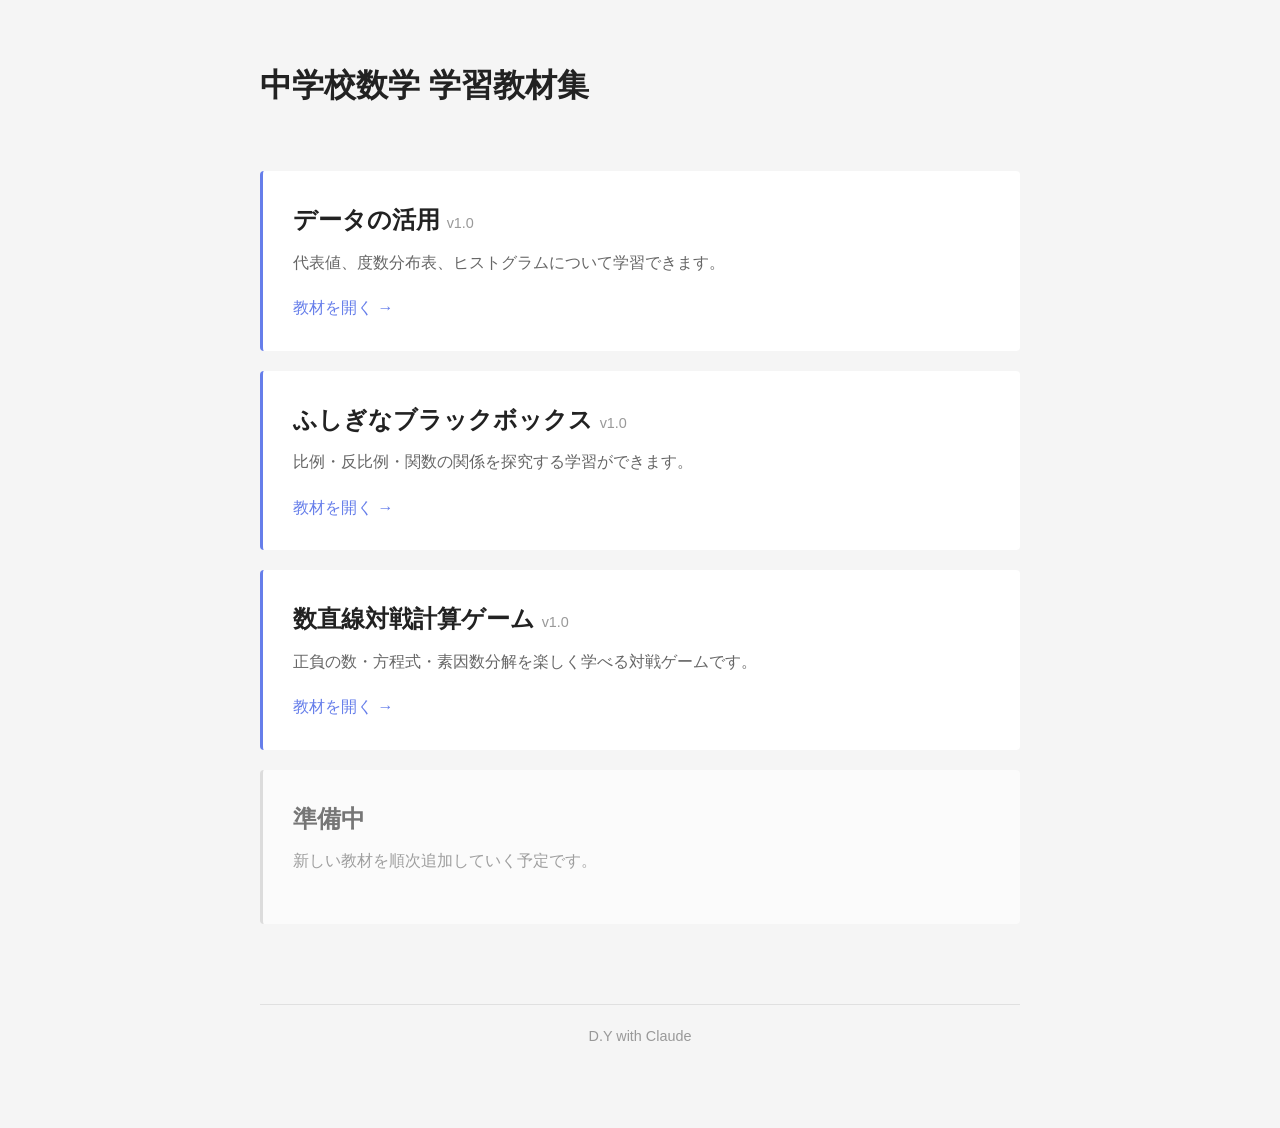
<file: index.html>
<!DOCTYPE html>
<html lang="ja">
<head>
    <meta charset="UTF-8">
    <meta name="viewport" content="width=device-width, initial-scale=1.0">
    <title>中学校数学 学習教材集</title>
    <link rel="stylesheet" href="style.css">
</head>
<body>
    <div class="container">
        <header>
            <h1>中学校数学 学習教材集</h1>
        </header>

        <main>
            <div class="material">
                <h2>データの活用 <span class="version">v1.0</span></h2>
                <p>代表値、度数分布表、ヒストグラムについて学習できます。</p>
                <a href="data-analysis/index.html">教材を開く →</a>
            </div>

            <div class="material">
                <h2>ふしぎなブラックボックス <span class="version">v1.0</span></h2>
                <p>比例・反比例・関数の関係を探究する学習ができます。</p>
                <a href="function-blackbox/index.html">教材を開く →</a>
            </div>

            <div class="material">
                <h2>数直線対戦計算ゲーム <span class="version">v1.0</span></h2>
                <p>正負の数・方程式・素因数分解を楽しく学べる対戦ゲームです。</p>
                <a href="kazutarou-dentetsu/index.html">教材を開く →</a>
            </div>

            <div class="material coming-soon">
                <h2>準備中</h2>
                <p>新しい教材を順次追加していく予定です。</p>
            </div>
        </main>

        <footer>
            <p>D.Y with Claude</p>
        </footer>
    </div>
</body>
</html>
</file>
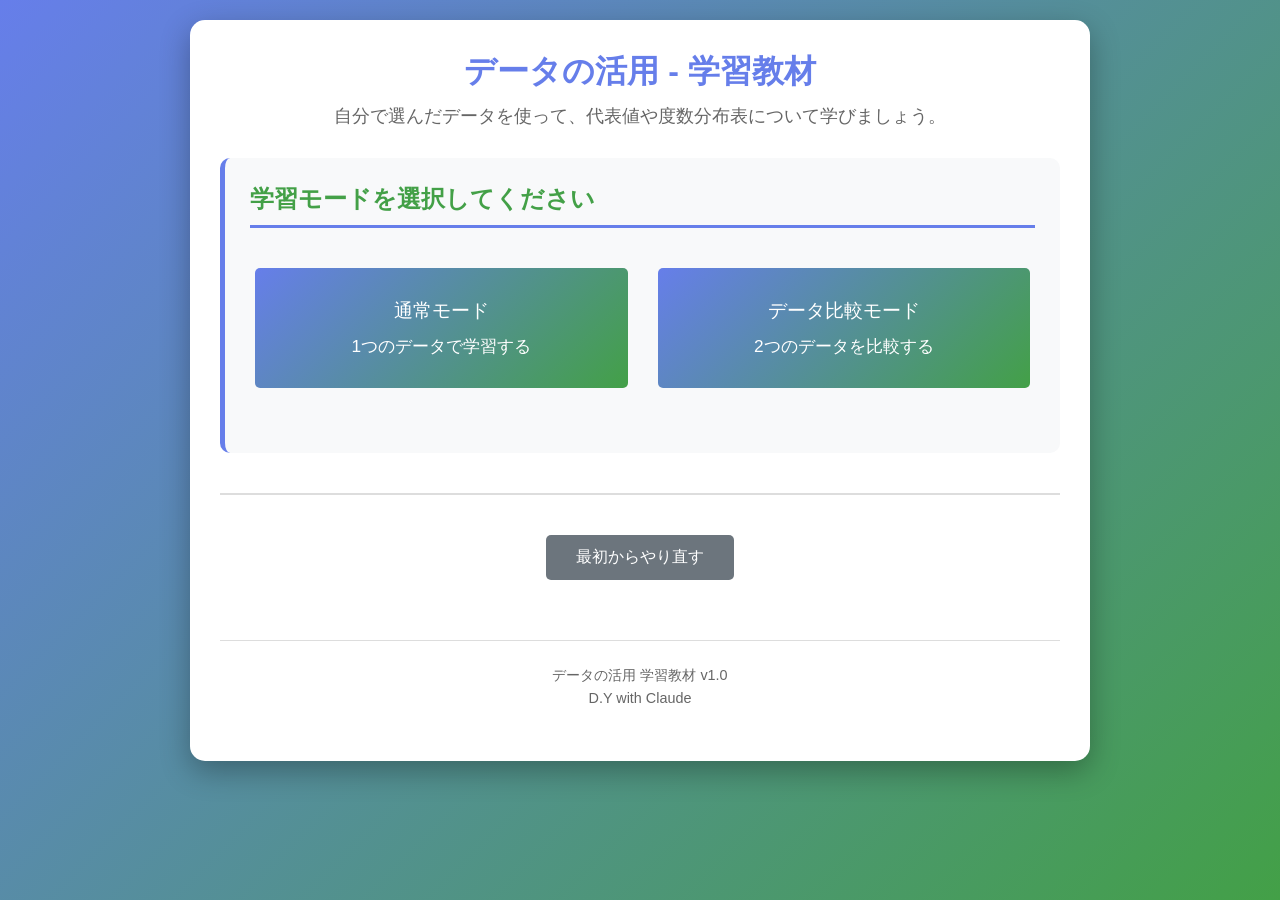
<file: data-analysis/index.html>
<!DOCTYPE html>
<html lang="ja">
<head>
    <meta charset="UTF-8">
    <meta name="viewport" content="width=device-width, initial-scale=1.0">
    <title>データの活用 - 学習教材</title>
    <link rel="stylesheet" href="style.css">
</head>
<body>
    <div class="container">
        <h1>データの活用 - 学習教材</h1>
        <p class="description">自分で選んだデータを使って、代表値や度数分布表について学びましょう。</p>

        <!-- モード選択 -->
        <section id="modeSelection" class="step-section">
            <h2>学習モードを選択してください</h2>

            <div class="mode-buttons">
                <button onclick="selectMode('single')" class="btn-primary mode-btn">
                    通常モード
                    <small style="display: block; margin-top: 10px; font-size: 0.9em;">1つのデータで学習する</small>
                </button>

                <button onclick="selectMode('compare')" class="btn-primary mode-btn">
                    データ比較モード
                    <small style="display: block; margin-top: 10px; font-size: 0.9em;">2つのデータを比較する</small>
                </button>
            </div>
        </section>

        <!-- ステップ1: データ入力 -->
        <section id="step1" class="step-section" style="display:none;">
            <h2>ステップ1: データを入力しよう</h2>

            <div class="input-group">
                <label for="dataTitle">1. データのタイトルを入力してください</label>
                <input type="text" id="dataTitle" placeholder="例：2025年11月の水戸市の最高気温">
            </div>

            <div class="input-group">
                <label for="dataInput">2. データを入力してください（カンマ区切り）</label>
                <input type="text" id="dataInput" placeholder="例：1,3,3,5,6,7,11,19,21">
                <small>数値をカンマ(,)で区切って入力してください</small>
            </div>

            <button onclick="loadData()" class="btn-primary">データを読み込む</button>
            <div id="dataLoadMessage" class="message"></div>
        </section>

        <!-- ステップ1（比較モード）: 2つのデータ入力 -->
        <section id="step1_compare" class="step-section" style="display:none;">
            <h2>ステップ1: 2つのデータを入力しよう</h2>

            <h3 style="color: #667eea;">データセット1</h3>
            <div class="input-group">
                <label for="dataTitle1">1. データ1のタイトルを入力してください</label>
                <input type="text" id="dataTitle1" placeholder="例：2024年11月の水戸市の最高気温">
            </div>

            <div class="input-group">
                <label for="dataInput1">2. データ1を入力してください（カンマ区切り）</label>
                <input type="text" id="dataInput1" placeholder="例：1,3,3,5,6,7,11,19,21">
                <small>数値をカンマ(,)で区切って入力してください</small>
            </div>

            <h3 style="color: #43a047; margin-top: 30px;">データセット2</h3>
            <div class="input-group">
                <label for="dataTitle2">3. データ2のタイトルを入力してください</label>
                <input type="text" id="dataTitle2" placeholder="例：2025年11月の水戸市の最高気温">
            </div>

            <div class="input-group">
                <label for="dataInput2">4. データ2を入力してください（カンマ区切り）</label>
                <input type="text" id="dataInput2" placeholder="例：2,4,5,6,8,9,12,20,22">
                <small>数値をカンマ(,)で区切って入力してください</small>
            </div>

            <button onclick="loadCompareData()" class="btn-primary">データを読み込む</button>
            <div id="dataLoadMessageCompare" class="message"></div>
        </section>

        <!-- ステップ2: 代表値を求める -->
        <section id="step2" class="step-section" style="display:none;">
            <h2>ステップ2: 代表値を求めよう</h2>
            <p>データのタイトル: <span id="displayTitle" class="data-display"></span></p>
            <p>入力されたデータ: <span id="displayData" class="data-display"></span></p>
            <p>データの個数: <span id="displayCount" class="data-display"></span>個</p>
            <p>昇順に並び替え: <span id="displaySorted" class="data-display"></span></p>
            <p>平均値: <span id="displayMean" class="data-display"></span></p>

            <div class="question-group">
                <h3>問題：次の値を求めなさい</h3>

                <div class="input-group">
                    <label>最小値:</label>
                    <input type="number" id="answerMin" step="any">
                </div>

                <div class="input-group">
                    <label>最大値:</label>
                    <input type="number" id="answerMax" step="any">
                </div>

                <div class="input-group">
                    <label>範囲（レンジ）:</label>
                    <input type="number" id="answerRange" step="any">
                </div>

                <div class="input-group">
                    <label>中央値:</label>
                    <input type="number" id="answerMedian" step="any">
                </div>

                <button onclick="checkRepresentativeValues()" class="btn-primary">答え合わせ</button>
                <div id="step2Result" class="result-message"></div>
            </div>
        </section>

        <!-- ステップ2（比較モード）: 代表値の表示 -->
        <section id="step2_compare" class="step-section" style="display:none;">
            <h2>ステップ2: 代表値を確認しよう</h2>

            <h3 style="color: #667eea;">データセット1: <span id="displayTitle1"></span></h3>
            <p>入力されたデータ: <span id="displayData1" class="data-display"></span></p>
            <p>データの個数: <span id="displayCount1" class="data-display"></span>個</p>
            <p>昇順に並び替え: <span id="displaySorted1" class="data-display"></span></p>
            <p>平均値: <span id="displayMean1" class="data-display"></span></p>
            <p>中央値: <span id="displayMedian1" class="data-display"></span></p>
            <p>最小値: <span id="displayMin1" class="data-display"></span></p>
            <p>最大値: <span id="displayMax1" class="data-display"></span></p>
            <p>範囲: <span id="displayRange1" class="data-display"></span></p>

            <h3 style="color: #43a047; margin-top: 30px;">データセット2: <span id="displayTitle2"></span></h3>
            <p>入力されたデータ: <span id="displayData2" class="data-display"></span></p>
            <p>データの個数: <span id="displayCount2" class="data-display"></span>個</p>
            <p>昇順に並び替え: <span id="displaySorted2" class="data-display"></span></p>
            <p>平均値: <span id="displayMean2" class="data-display"></span></p>
            <p>中央値: <span id="displayMedian2" class="data-display"></span></p>
            <p>最小値: <span id="displayMin2" class="data-display"></span></p>
            <p>最大値: <span id="displayMax2" class="data-display"></span></p>
            <p>範囲: <span id="displayRange2" class="data-display"></span></p>

            <button onclick="proceedToClassSettings()" class="btn-primary">次のステップへ</button>
        </section>

        <!-- ステップ2.5: 階級を設定する -->
        <section id="step2_5" class="step-section" style="display:none;">
            <h2>階級の設定</h2>
            <p>度数分布表を作成するために、階級の設定を確認してください。</p>

            <div class="question-group">
                <h3>自動設定された階級</h3>
                <p>最小値: <span id="autoMinValue" class="data-display"></span></p>
                <p>最大値: <span id="autoMaxValue" class="data-display"></span></p>
                <p>範囲: <span id="autoRange" class="data-display"></span></p>
                <p>階級の数: <span id="autoNumClasses" class="data-display"></span></p>
                <p>階級の幅: <span id="autoClassWidth" class="data-display"></span></p>

                <button onclick="useAutoSettings()" class="btn-primary">この設定で進む</button>

                <h3 style="margin-top: 30px;">手動で設定する</h3>
                <p>階級を自分で設定したい場合は、下の項目を入力してください。</p>

                <div class="input-group">
                    <label>最初の階級の下限:</label>
                    <input type="number" id="manualFirstMin" step="any" placeholder="例: 10">
                    <small>データの最小値以下の値を設定してください</small>
                </div>

                <div class="input-group">
                    <label>階級の幅:</label>
                    <input type="number" id="manualClassWidth" step="any" placeholder="例: 5">
                    <small>整数を入力してください</small>
                </div>

                <div class="input-group">
                    <label>階級の数:</label>
                    <input type="number" id="manualNumClasses" min="3" max="15" placeholder="例: 6">
                    <small>3〜15の間で設定してください</small>
                </div>

                <button onclick="useManualSettings()" class="btn-primary">手動設定で進む</button>
                <div id="step2_5Result" class="result-message"></div>
            </div>
        </section>

        <!-- ステップ3: 度数分布表を完成させる -->
        <section id="step3" class="step-section" style="display:none;">
            <h2>ステップ3: 度数分布表を完成させよう</h2>

            <div id="frequencyTableContainer"></div>

            <button onclick="checkFrequencyTable()" class="btn-primary">答え合わせ</button>
            <div id="step3Result" class="result-message"></div>
        </section>

        <!-- ステップ3（比較モード）: 度数分布表を確認する -->
        <section id="step3_compare" class="step-section" style="display:none;">
            <h2>ステップ3: 度数分布表を確認しよう</h2>
            <p>2つのデータセットを同じ階級で比較した度数分布表です。</p>

            <div id="frequencyTableContainerCompare"></div>

            <button onclick="showStep4Compare()" class="btn-primary">次のステップへ</button>
        </section>

        <!-- ステップ4: 最頻値を読み取る -->
        <section id="step4" class="step-section" style="display:none;">
            <h2>ステップ4: 度数分布表から最頻値を読み取ろう</h2>

            <div class="input-group">
                <label>最頻値（階級値）:</label>
                <input type="number" id="answerMode" step="any">
                <small>最も度数が多い階級の階級値を答えてください</small>
            </div>

            <button onclick="checkMode()" class="btn-primary">答え合わせ</button>
            <div id="step4Result" class="result-message"></div>
        </section>

        <!-- ステップ5: ヒストグラムをかく -->
        <section id="step5" class="step-section" style="display:none;">
            <h2>ステップ5: ヒストグラムをかこう</h2>

            <p>下の軸を使って、ノートにヒストグラムをかきなさい。</p>
            <p>かき終わったら、「ヒストグラムを表示」ボタンを押して答え合わせをしましょう。</p>

            <div id="histogramContainer">
                <canvas id="histogramCanvas" width="600" height="400"></canvas>
            </div>

            <button onclick="showHistogram()" class="btn-primary">ヒストグラムを表示</button>
            <div id="step5Message" class="message"></div>
        </section>

        <!-- ステップ4（比較モード）: 度数分布多角形 -->
        <section id="step4_compare" class="step-section" style="display:none;">
            <h2>ステップ4: 度数分布多角形で比較しよう</h2>

            <p>2つのデータの度数分布多角形を重ねて表示します。</p>
            <p>「度数分布多角形を表示」ボタンを押してください。</p>

            <div id="polygonContainer">
                <canvas id="polygonCanvas" width="700" height="500"></canvas>
            </div>

            <button onclick="showPolygon()" class="btn-primary">度数分布多角形を表示</button>
            <div id="step4CompareMessage" class="message"></div>
        </section>

        <!-- 結果の画像出力 -->
        <section id="exportSection" class="step-section" style="display:none;">
            <h2>結果を画像で保存</h2>
            <p>学習の結果を画像として保存できます。</p>

            <button onclick="exportAsImage()" class="btn-primary">結果を画像として保存</button>
            <div id="exportMessage" class="message"></div>

            <!-- 画像出力用の非表示キャンバス -->
            <canvas id="exportCanvas" style="display:none;"></canvas>
        </section>

        <!-- リセットボタン -->
        <div class="reset-container">
            <button onclick="resetAll()" class="btn-secondary">最初からやり直す</button>
        </div>

        <!-- フッター -->
        <div class="footer">
            <p>データの活用 学習教材 v1.0</p>
            <p>D.Y with Claude</p>
        </div>
    </div>

    <script src="script.js"></script>
</body>
</html>
</file>
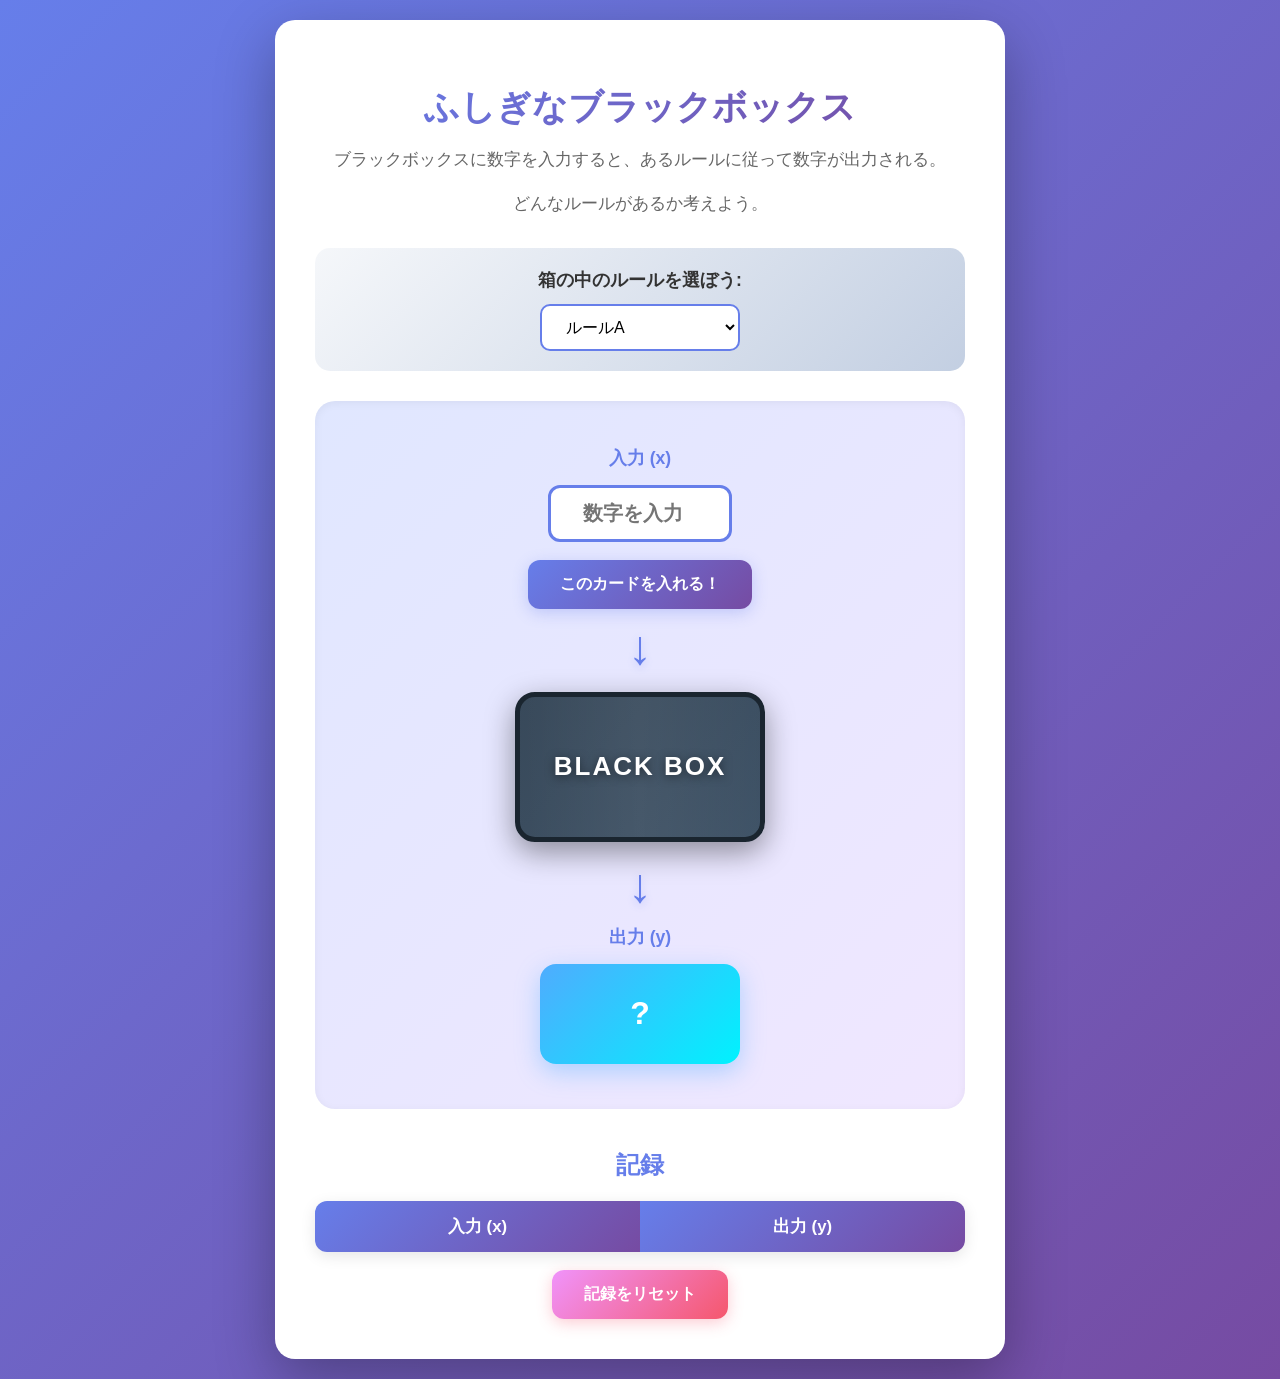
<file: function-blackbox/index.html>
<!DOCTYPE html>
<html lang="ja">
<head>
    <meta charset="UTF-8">
    <meta name="viewport" content="width=device-width, initial-scale=1.0">
    <title>ふしぎなブラックボックス</title>
    <link rel="stylesheet" href="style.css">
</head>
<body>

    <div class="container">
        <h1>ふしぎなブラックボックス</h1>
        <p>ブラックボックスに数字を入力すると、あるルールに従って数字が出力される。</p>
        <p>どんなルールがあるか考えよう。</p>


        <div class="controls">
            <label for="rule-select">箱の中のルールを選ぼう:</label>
            <select id="rule-select">
                <option value="A">ルールA</option>
                <option value="B">ルールB</option>
                <option value="C">ルールC</option>
                <option value="D">ルールD</option>
                <option value="E">ルールE</option>
            </select>
        </div>

        <div class="blackbox-area">
            <div class="io-zone input-zone">
                <div class="card-input-area">
                    <label for="x-input">入力 (x)</label>
                    <input type="number" id="x-input" placeholder="数字を入力">
                    <button id="calculate-btn">このカードを入れる！</button>
                </div>
            </div>

            <div class="arrow">↓</div>

            <div class="blackbox">
                <div class="box-label">BLACK BOX</div>
            </div>

            <div class="arrow">↓</div>

            <div class="io-zone output-zone">
                <div class="card-output-area">
                    <label>出力 (y)</label>
                    <div id="y-output">?</div>
                </div>
            </div>
        </div>
        
        <div class="history-area">
            <h2>記録</h2>
            <table id="history-table">
                <thead>
                    <tr>
                        <th>入力 (x)</th>
                        <th>出力 (y)</th>
                    </tr>
                </thead>
                <tbody id="history-body">
                    </tbody>
            </table>
            <button id="reset-btn">記録をリセット</button>
        </div>
    </div>

    <script src="script.js"></script>
</body>
</html>
</file>
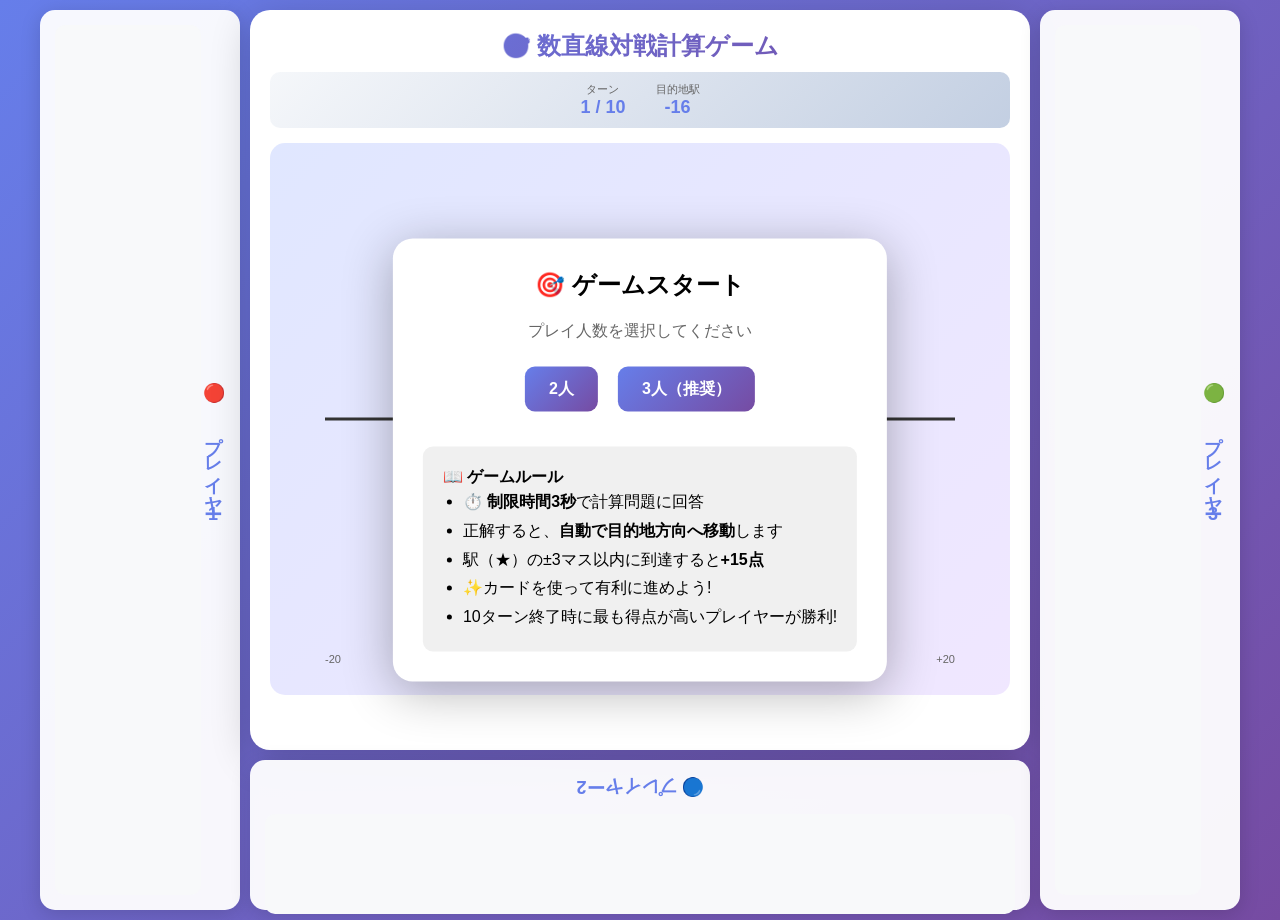
<file: kazutarou-dentetsu/index.html>
<!DOCTYPE html>
<html lang="ja">
<head>
    <meta charset="UTF-8">
    <meta name="viewport" content="width=device-width, initial-scale=1.0">
    <title>数直線対戦計算ゲーム</title>
    <link rel="stylesheet" href="style.css">
</head>
<body>
    <div class="game-board">
        <!-- プレイヤー1のエリア（左） -->
        <div class="player-zone player-zone-left" id="player-zone-0">
            <div class="player-area">
                <div class="player-header">
                    <h2>🔴 プレイヤー1</h2>
                </div>
                <div class="player-game-space" id="game-space-0"></div>
            </div>
        </div>

        <!-- 中央エリア -->
        <div class="center-area">
            <!-- タイトル -->
            <div class="title-section">
                <h1>🎯 数直線対戦計算ゲーム</h1>
            </div>

            <!-- ゲーム情報 -->
            <div class="game-info">
                <div class="info-item">
                    <div class="info-label">ターン</div>
                    <div class="info-value" id="turn-display">1 / 10</div>
                </div>
                <div class="info-item">
                    <div class="info-label">目的地駅</div>
                    <div class="info-value" id="target-station-display">-16</div>
                </div>
            </div>

            <!-- 数直線エリア -->
            <div class="number-line-container">
                <div class="number-line" id="number-line">
                    <div class="line"></div>
                    <div class="scale-labels">
                        <span>-20</span>
                        <span>-10</span>
                        <span>0</span>
                        <span>+10</span>
                        <span>+20</span>
                    </div>
                </div>
            </div>

            <!-- スコアボード -->
            <div class="scoreboard">
                <div id="scoreboard-container"></div>
            </div>
        </div>

        <!-- プレイヤー2のエリア（下） -->
        <div class="player-zone player-zone-bottom" id="player-zone-1">
            <div class="player-area">
                <div class="player-header">
                    <h2>🔵 プレイヤー2</h2>
                </div>
                <div class="player-game-space" id="game-space-1"></div>
            </div>
        </div>

        <!-- プレイヤー3のエリア（右） -->
        <div class="player-zone player-zone-right" id="player-zone-2">
            <div class="player-area">
                <div class="player-header">
                    <h2>🟢 プレイヤー3</h2>
                </div>
                <div class="player-game-space" id="game-space-2"></div>
            </div>
        </div>

        <!-- 共通ゲームエリア（初期画面・カード選択など） -->
        <div class="common-game-area" id="common-game-area"></div>
    </div>

    <script src="script.js"></script>
</body>
</html>
</file>
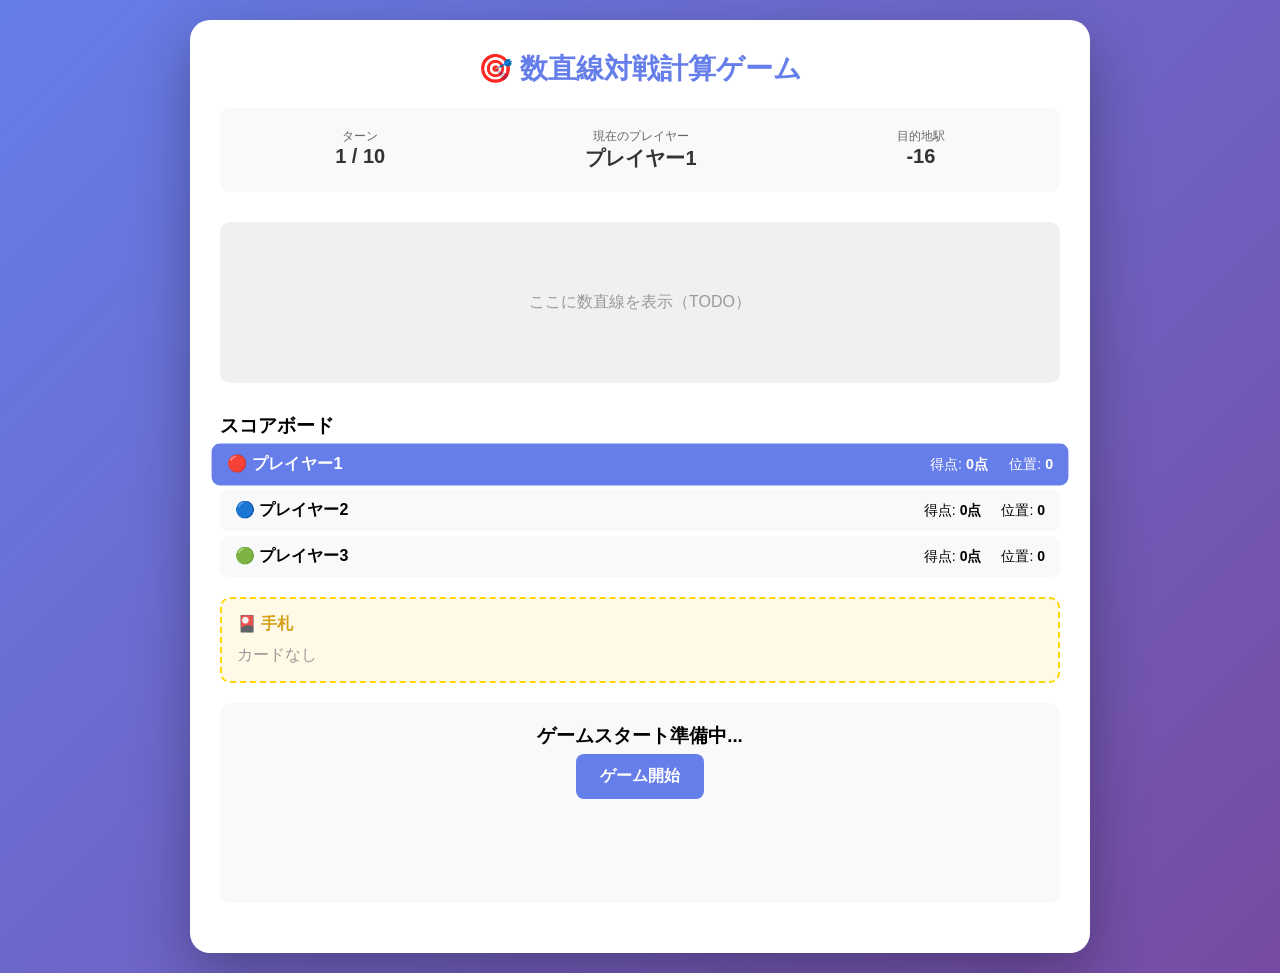
<file: kazutarou-dentetsu/starter-template.html>
<!DOCTYPE html>
<html lang="ja">
<head>
    <meta charset="UTF-8">
    <meta name="viewport" content="width=device-width, initial-scale=1.0">
    <title>数直線対戦計算ゲーム</title>
    <style>
        /* ========================================
           基本スタイル
           ======================================== */
        * {
            margin: 0;
            padding: 0;
            box-sizing: border-box;
        }

        body {
            font-family: 'Arial', 'Hiragino Kaku Gothic Pro', 'Meiryo', sans-serif;
            background: linear-gradient(135deg, #667eea 0%, #764ba2 100%);
            min-height: 100vh;
            display: flex;
            justify-content: center;
            align-items: center;
            padding: 20px;
        }

        .container {
            background: white;
            border-radius: 20px;
            box-shadow: 0 20px 60px rgba(0, 0, 0, 0.3);
            max-width: 900px;
            width: 100%;
            padding: 30px;
        }

        /* ========================================
           タイトル
           ======================================== */
        h1 {
            text-align: center;
            color: #667eea;
            margin-bottom: 20px;
            font-size: 28px;
        }

        /* ========================================
           ゲーム情報エリア
           ======================================== */
        .game-info {
            background: #f8f9fa;
            border-radius: 10px;
            padding: 15px;
            margin-bottom: 20px;
            display: flex;
            justify-content: space-around;
            flex-wrap: wrap;
        }

        .info-item {
            text-align: center;
            margin: 5px;
        }

        .info-label {
            font-size: 12px;
            color: #666;
        }

        .info-value {
            font-size: 20px;
            font-weight: bold;
            color: #333;
        }

        /* ========================================
           数直線エリア（TODO: 実装する）
           ======================================== */
        .number-line-container {
            margin: 30px 0;
            padding: 20px;
            background: #f0f0f0;
            border-radius: 10px;
            min-height: 150px;
        }

        /* ========================================
           スコアボード
           ======================================== */
        .scoreboard {
            margin: 20px 0;
        }

        .player-score {
            display: flex;
            justify-content: space-between;
            align-items: center;
            padding: 10px 15px;
            margin: 5px 0;
            border-radius: 8px;
            background: #f8f9fa;
            transition: all 0.3s;
        }

        .player-score.active {
            background: #667eea;
            color: white;
            transform: scale(1.02);
        }

        .player-name {
            font-weight: bold;
        }

        .player-stats {
            display: flex;
            gap: 20px;
            font-size: 14px;
        }

        /* ========================================
           カードエリア（TODO: 実装する）
           ======================================== */
        .cards-container {
            margin: 20px 0;
            min-height: 80px;
            padding: 15px;
            background: #fff9e6;
            border-radius: 10px;
            border: 2px dashed #ffd700;
        }

        .cards-title {
            font-weight: bold;
            margin-bottom: 10px;
            color: #d4a017;
        }

        /* ========================================
           ゲームエリア（TODO: 実装する）
           ======================================== */
        .game-area {
            margin: 20px 0;
            padding: 20px;
            background: #f8f9fa;
            border-radius: 10px;
            min-height: 200px;
        }

        /* ========================================
           ボタン
           ======================================== */
        .btn {
            padding: 12px 24px;
            font-size: 16px;
            font-weight: bold;
            border: none;
            border-radius: 8px;
            cursor: pointer;
            transition: all 0.3s;
            margin: 5px;
        }

        .btn:hover {
            transform: translateY(-2px);
            box-shadow: 0 4px 12px rgba(0, 0, 0, 0.2);
        }

        .btn:active {
            transform: translateY(0);
        }

        .btn-primary {
            background: #667eea;
            color: white;
        }

        .btn-primary:hover {
            background: #5568d3;
        }

        .btn-success {
            background: #28a745;
            color: white;
        }

        .btn-danger {
            background: #dc3545;
            color: white;
        }

        .btn-warning {
            background: #ffc107;
            color: #333;
        }

        .btn-secondary {
            background: #6c757d;
            color: white;
        }

        /* ========================================
           レスポンシブデザイン
           ======================================== */
        @media (max-width: 768px) {
            .container {
                padding: 20px;
            }

            h1 {
                font-size: 24px;
            }

            .game-info {
                flex-direction: column;
            }

            .player-stats {
                flex-direction: column;
                gap: 5px;
            }
        }
    </style>
</head>
<body>
    <div class="container">
        <!-- タイトル -->
        <h1>🎯 数直線対戦計算ゲーム</h1>

        <!-- ゲーム情報 -->
        <div class="game-info">
            <div class="info-item">
                <div class="info-label">ターン</div>
                <div class="info-value" id="turn-display">1 / 10</div>
            </div>
            <div class="info-item">
                <div class="info-label">現在のプレイヤー</div>
                <div class="info-value" id="current-player-display">プレイヤー1</div>
            </div>
            <div class="info-item">
                <div class="info-label">目的地駅</div>
                <div class="info-value" id="target-station-display">-16</div>
            </div>
        </div>

        <!-- 数直線エリア（TODO: 実装） -->
        <div class="number-line-container">
            <div style="text-align: center; padding: 50px; color: #999;">
                ここに数直線を表示（TODO）
            </div>
        </div>

        <!-- スコアボード -->
        <div class="scoreboard">
            <h3>スコアボード</h3>
            <div class="player-score active">
                <span class="player-name">🔴 プレイヤー1</span>
                <div class="player-stats">
                    <span>得点: <strong>0点</strong></span>
                    <span>位置: <strong>0</strong></span>
                </div>
            </div>
            <div class="player-score">
                <span class="player-name">🔵 プレイヤー2</span>
                <div class="player-stats">
                    <span>得点: <strong>0点</strong></span>
                    <span>位置: <strong>0</strong></span>
                </div>
            </div>
            <div class="player-score">
                <span class="player-name">🟢 プレイヤー3</span>
                <div class="player-stats">
                    <span>得点: <strong>0点</strong></span>
                    <span>位置: <strong>0</strong></span>
                </div>
            </div>
        </div>

        <!-- カードエリア（TODO: 実装） -->
        <div class="cards-container">
            <div class="cards-title">🎴 手札</div>
            <div style="color: #999;">カードなし</div>
        </div>

        <!-- ゲームエリア（TODO: 実装） -->
        <div class="game-area">
            <div style="text-align: center;">
                <h3>ゲームスタート準備中...</h3>
                <button class="btn btn-primary" onclick="startGame()">ゲーム開始</button>
            </div>
        </div>
    </div>

    <script>
        // ========================================
        // ゲーム状態管理
        // ========================================
        
        /**
         * ゲームの状態を管理するオブジェクト
         */
        const gameState = {
            // ゲーム設定
            numPlayers: 3,              // プレイヤー人数
            maxTurns: 10,               // 最大ターン数
            stations: [-16, -8, 0, 8, 16],  // 駅の位置
            
            // 現在の状態
            currentTurn: 1,             // 現在のターン（1〜10）
            currentPlayerIndex: 0,      // 現在のプレイヤーインデックス（0〜2）
            currentStationIndex: 0,     // 現在の目的地駅のインデックス
            targetStation: -16,         // 目的地駅の位置
            
            // プレイヤーデータ
            players: [
                {
                    id: 0,
                    name: "プレイヤー1",
                    position: 0,       // 数直線上の位置
                    score: 0,          // 合計得点
                    cards: [],         // 手札カード
                    color: "#FF6B6B"   // プレイヤーカラー
                },
                {
                    id: 1,
                    name: "プレイヤー2",
                    position: 0,
                    score: 0,
                    cards: [],
                    color: "#4ECDC4"
                },
                {
                    id: 2,
                    name: "プレイヤー3",
                    position: 0,
                    score: 0,
                    cards: [],
                    color: "#95E77D"
                }
            ],
            
            // ターン内の一時データ
            currentQuestion: null,      // 現在の問題
            currentAnswer: null,        // プレイヤーの答え
            moveDoubleActive: false,    // 移動数2倍フラグ
            pointDoubleActive: false    // ポイント2倍フラグ
        };

        // ========================================
        // 問題プール（TODO: 問題を追加する）
        // ========================================
        
        const questionPool = [
            // 正負の数の加減
            {
                type: "addition",
                question: "3 + 2 = ?",
                correctAnswer: 5,
                choices: [5, 4, 6]
            },
            {
                type: "addition",
                question: "7 - 4 = ?",
                correctAnswer: 3,
                choices: [3, 2, 4]
            },
            // TODO: 問題を20問以上追加する
        ];

        // ========================================
        // カード定義（TODO: 実装する）
        // ========================================
        
        const cardDefinitions = {
            "ランダムぶっとび": {
                description: "-2〜+4マスのランダム移動",
                effect: function(player, gameState) {
                    // TODO: カード効果を実装
                }
            },
            // TODO: 他のカードを実装
        };

        // ========================================
        // ゲーム開始
        // ========================================
        
        /**
         * ゲームを開始する
         */
        function startGame() {
            console.log("ゲーム開始!");
            // TODO: ゲーム開始処理を実装
            alert("TODO: ゲーム開始処理を実装してください");
        }

        // ========================================
        // 以下、実装が必要な関数
        // ========================================
        
        // TODO: カード獲得判定
        function drawCard() {
            // 30%の確率でカードを獲得
        }

        // TODO: カード使用
        function useCard(cardName) {
            // カードの効果を適用
        }

        // TODO: 問題生成
        function generateQuestion() {
            // questionPoolからランダムに問題を選択
        }

        // TODO: 正誤判定
        function checkAnswer(selectedAnswer) {
            // 正解/不正解を判定
        }

        // TODO: 移動実行
        function movePlayer(direction) {
            // プレイヤーを移動
            // direction: 1 (正方向), -1 (負方向), 0 (移動しない)
        }

        // TODO: 駅到達判定
        function checkStationReach() {
            // 駅の±3マス以内かチェック
        }

        // TODO: 次の駅設定
        function setNextStation() {
            // 次の駅を設定
        }

        // TODO: ターン終了処理
        function endTurn() {
            // 次のプレイヤーまたは次のターンへ
        }

        // TODO: ゲーム終了判定
        function checkGameEnd() {
            // 10ターン終了したかチェック
        }

        // TODO: 最終結果表示
        function showFinalResults() {
            // ランキングを表示
        }

        // ========================================
        // UI更新関数
        // ========================================
        
        // TODO: 数直線を描画
        function renderNumberLine() {
            // SVGまたはCanvasで数直線を描画
        }

        // TODO: スコアボードを更新
        function updateScoreboard() {
            // スコアボードの表示を更新
        }

        // TODO: カード表示を更新
        function updateCardsDisplay() {
            // 手札カードの表示を更新
        }

        // TODO: ゲーム情報を更新
        function updateGameInfo() {
            // ターン、プレイヤー、目的地の表示を更新
        }

    </script>
</body>
</html>
</file>
<file: style.css>
/* ========================================
   シンプル・ミニマルデザイン
   ======================================== */

* {
    margin: 0;
    padding: 0;
    box-sizing: border-box;
}

body {
    font-family: -apple-system, BlinkMacSystemFont, 'Segoe UI', 'Yu Gothic', sans-serif;
    background: #f5f5f5;
    color: #333;
    line-height: 1.6;
}

.container {
    max-width: 800px;
    margin: 0 auto;
    padding: 60px 20px;
}

/* ========================================
   ヘッダー
   ======================================== */
header {
    margin-bottom: 60px;
}

h1 {
    font-size: 2em;
    font-weight: 600;
    color: #222;
}

/* ========================================
   教材リスト
   ======================================== */
main {
    margin-bottom: 80px;
}

.material {
    background: white;
    padding: 30px;
    margin-bottom: 20px;
    border-radius: 4px;
    border-left: 3px solid #667eea;
    transition: box-shadow 0.2s;
}

.material:hover {
    box-shadow: 0 2px 8px rgba(0, 0, 0, 0.1);
}

.material.coming-soon {
    border-left-color: #ccc;
    opacity: 0.6;
}

.material h2 {
    font-size: 1.5em;
    font-weight: 600;
    margin-bottom: 10px;
    color: #222;
}

.version {
    font-size: 0.6em;
    color: #999;
    font-weight: 400;
}

.material p {
    color: #666;
    margin-bottom: 20px;
}

.material a {
    color: #667eea;
    text-decoration: none;
    font-weight: 500;
}

.material a:hover {
    text-decoration: underline;
}

/* ========================================
   フッター
   ======================================== */
footer {
    text-align: center;
    color: #999;
    font-size: 0.9em;
    padding: 20px 0;
    border-top: 1px solid #e0e0e0;
}

/* ========================================
   レスポンシブ
   ======================================== */
@media (max-width: 768px) {
    .container {
        padding: 40px 16px;
    }

    h1 {
        font-size: 1.5em;
    }

    .material {
        padding: 20px;
    }

    .material h2 {
        font-size: 1.3em;
    }
}
</file>
<file: data-analysis/style.css>
/* ========================================
   全体のスタイル設定
   ======================================== */
* {
    margin: 0;
    padding: 0;
    box-sizing: border-box;
}

body {
    font-family: 'Segoe UI', 'Yu Gothic', 'Meiryo', sans-serif;
    background: linear-gradient(135deg, #667eea 0%, #43a047 100%);
    min-height: 100vh;
    padding: 20px;
}

.container {
    max-width: 900px;
    margin: 0 auto;
    background: white;
    padding: 30px;
    border-radius: 15px;
    box-shadow: 0 10px 30px rgba(0, 0, 0, 0.3);
}

/* ========================================
   見出しとテキストのスタイル
   ======================================== */
h1 {
    color: #667eea;
    text-align: center;
    margin-bottom: 10px;
    font-size: 2em;
}

h2 {
    color: #43a047;
    margin-bottom: 20px;
    padding-bottom: 10px;
    border-bottom: 3px solid #667eea;
}

h3 {
    color: #555;
    margin: 20px 0 15px 0;
}

.description {
    text-align: center;
    color: #666;
    margin-bottom: 30px;
    font-size: 1.1em;
}

/* ========================================
   各ステップセクションのスタイル
   ======================================== */
.step-section {
    margin: 30px 0;
    padding: 25px;
    background: #f8f9fa;
    border-radius: 10px;
    border-left: 5px solid #667eea;
}

/* ========================================
   入力フォームのスタイル
   ======================================== */
.input-group {
    margin: 15px 0;
}

.input-group label {
    display: block;
    margin-bottom: 8px;
    font-weight: bold;
    color: #333;
}

.input-group input[type="text"],
.input-group input[type="number"] {
    width: 100%;
    padding: 12px;
    border: 2px solid #ddd;
    border-radius: 5px;
    font-size: 1em;
    transition: border-color 0.3s;
}

.input-group input:focus {
    outline: none;
    border-color: #667eea;
}

.input-group small {
    display: block;
    margin-top: 5px;
    color: #666;
    font-size: 0.9em;
}

/* ========================================
   ボタンのスタイル
   ======================================== */
.btn-primary {
    background: linear-gradient(135deg, #667eea 0%, #43a047 100%);
    color: white;
    border: none;
    padding: 12px 30px;
    font-size: 1em;
    border-radius: 5px;
    cursor: pointer;
    margin: 10px 5px;
    transition: transform 0.2s, box-shadow 0.2s;
}

.btn-primary:hover {
    transform: translateY(-2px);
    box-shadow: 0 5px 15px rgba(102, 126, 234, 0.4);
}

.btn-primary:active {
    transform: translateY(0);
}

.btn-secondary {
    background: #6c757d;
    color: white;
    border: none;
    padding: 12px 30px;
    font-size: 1em;
    border-radius: 5px;
    cursor: pointer;
    margin: 10px 5px;
    transition: background 0.3s;
}

.btn-secondary:hover {
    background: #5a6268;
}

/* ========================================
   メッセージ表示のスタイル
   ======================================== */
.message {
    margin: 15px 0;
    padding: 12px;
    border-radius: 5px;
}

.result-message {
    margin: 15px 0;
    padding: 15px;
    border-radius: 5px;
    font-weight: bold;
}

.success {
    background: #d4edda;
    color: #155724;
    border: 1px solid #c3e6cb;
}

.error {
    background: #f8d7da;
    color: #721c24;
    border: 1px solid #f5c6cb;
}

.info {
    background: #d1ecf1;
    color: #0c5460;
    border: 1px solid #bee5eb;
}

/* ========================================
   データ表示のスタイル
   ======================================== */
.data-display {
    font-weight: bold;
    color: #667eea;
    background: #f0f4ff;
    padding: 5px 10px;
    border-radius: 5px;
}

/* ========================================
   度数分布表のスタイル
   ======================================== */
.frequency-table {
    width: 100%;
    border-collapse: collapse;
    margin: 20px 0;
    background: white;
    box-shadow: 0 2px 8px rgba(0, 0, 0, 0.1);
}

.frequency-table th {
    background: linear-gradient(135deg, #667eea 0%, #43a047 100%);
    color: white;
    padding: 12px;
    text-align: center;
    font-weight: bold;
}

.frequency-table td {
    padding: 10px;
    text-align: center;
    border: 1px solid #ddd;
}

.frequency-table tr:nth-child(even) {
    background: #f8f9fa;
}

.frequency-table input[type="number"] {
    width: 80px;
    padding: 5px;
    border: 2px solid #667eea;
    border-radius: 3px;
    text-align: center;
}

/* ========================================
   ヒストグラム表示エリアのスタイル
   ======================================== */
#histogramContainer {
    background: white;
    padding: 20px;
    border-radius: 10px;
    margin: 20px 0;
    box-shadow: 0 2px 8px rgba(0, 0, 0, 0.1);
    text-align: center;
}

#histogramCanvas {
    border: 1px solid #ddd;
    border-radius: 5px;
}

/* ========================================
   質問グループのスタイル
   ======================================== */
.question-group {
    background: white;
    padding: 20px;
    border-radius: 8px;
    margin: 15px 0;
}

/* ========================================
   リセットボタンエリアのスタイル
   ======================================== */
.reset-container {
    text-align: center;
    margin-top: 40px;
    padding-top: 30px;
    border-top: 2px solid #ddd;
}

/* ========================================
   モード選択ボタンのスタイル
   ======================================== */
.mode-buttons {
    display: flex;
    gap: 20px;
    justify-content: center;
    margin: 30px 0;
    flex-wrap: wrap;
}

.mode-btn {
    flex: 1;
    min-width: 250px;
    max-width: 400px;
    padding: 30px 20px;
    font-size: 1.2em;
    text-align: center;
}

.mode-btn:hover {
    transform: translateY(-3px);
}

/* ========================================
   度数分布多角形コンテナのスタイル
   ======================================== */
#polygonContainer {
    background: white;
    padding: 20px;
    border-radius: 10px;
    margin: 20px 0;
    box-shadow: 0 2px 8px rgba(0, 0, 0, 0.1);
    text-align: center;
}

#polygonCanvas {
    border: 1px solid #ddd;
    border-radius: 5px;
}

/* ========================================
   フッターのスタイル
   ======================================== */
.footer {
    text-align: center;
    margin-top: 50px;
    padding: 20px;
    color: #666;
    font-size: 0.9em;
    border-top: 1px solid #ddd;
}

.footer p {
    margin: 5px 0;
}

/* ========================================
   レスポンシブデザイン（スマホ対応）
   ======================================== */
@media (max-width: 600px) {
    .container {
        padding: 15px;
    }

    h1 {
        font-size: 1.5em;
    }

    .btn-primary,
    .btn-secondary {
        width: 100%;
        margin: 5px 0;
    }

    #histogramCanvas {
        width: 100%;
        height: auto;
    }
}
</file>
<file: function-blackbox/style.css>
body {
    font-family: -apple-system, BlinkMacSystemFont, 'Hiragino Kaku Gothic ProN', 'Meiryo', sans-serif;
    background: linear-gradient(135deg, #667eea 0%, #764ba2 100%);
    min-height: 100vh;
    color: #333;
    display: flex;
    justify-content: center;
    align-items: center;
    padding: 20px;
    margin: 0;
}

.container {
    width: 100%;
    max-width: 650px;
    background-color: #fff;
    padding: 40px;
    border-radius: 20px;
    box-shadow: 0 20px 60px rgba(0,0,0,0.3);
    animation: slideIn 0.6s ease-out;
}

@keyframes slideIn {
    from {
        opacity: 0;
        transform: translateY(30px);
    }
    to {
        opacity: 1;
        transform: translateY(0);
    }
}

h1 {
    text-align: center;
    background: linear-gradient(135deg, #667eea 0%, #764ba2 100%);
    -webkit-background-clip: text;
    -webkit-text-fill-color: transparent;
    background-clip: text;
    font-size: 2.2em;
    margin-bottom: 10px;
}

h2 {
    text-align: center;
    color: #667eea;
    font-size: 1.5em;
}

p {
    text-align: center;
    font-size: 1.05em;
    color: #666;
    line-height: 1.6;
}

/* 操作エリア */
.controls {
    text-align: center;
    margin: 30px 0;
    padding: 20px;
    background: linear-gradient(135deg, #f5f7fa 0%, #c3cfe2 100%);
    border-radius: 15px;
}

.controls label {
    font-weight: bold;
    color: #333;
    font-size: 1.1em;
    display: block;
    margin-bottom: 12px;
}

#rule-select {
    padding: 12px 20px;
    border-radius: 10px;
    border: 2px solid #667eea;
    font-size: 16px;
    background-color: white;
    cursor: pointer;
    transition: all 0.3s ease;
    min-width: 200px;
}

#rule-select:hover {
    border-color: #764ba2;
    box-shadow: 0 4px 12px rgba(102, 126, 234, 0.3);
}

#rule-select:focus {
    outline: none;
    border-color: #764ba2;
    box-shadow: 0 0 0 3px rgba(102, 126, 234, 0.2);
}

/* ブラックボックスエリア (縦配置に変更) */
.blackbox-area {
    display: flex;
    flex-direction: column;
    align-items: center;
    margin: 30px 0;
    padding: 30px;
    background: linear-gradient(135deg, #e0e7ff 0%, #f0e7ff 100%);
    border-radius: 20px;
    box-shadow: inset 0 2px 10px rgba(0,0,0,0.05);
}

.io-zone {
    margin: 15px 0;
    animation: fadeIn 0.5s ease-out;
}

@keyframes fadeIn {
    from {
        opacity: 0;
        transform: scale(0.95);
    }
    to {
        opacity: 1;
        transform: scale(1);
    }
}

.card-input-area, .card-output-area {
    text-align: center;
}

.card-input-area label, .card-output-area label {
    display: block;
    font-weight: bold;
    margin-bottom: 15px;
    font-size: 1.1em;
    color: #667eea;
}

#x-input {
    width: 150px;
    padding: 14px;
    font-size: 20px;
    text-align: center;
    border: 3px solid #667eea;
    border-radius: 12px;
    background-color: white;
    transition: all 0.3s ease;
    font-weight: bold;
}

#x-input:focus {
    outline: none;
    border-color: #764ba2;
    box-shadow: 0 0 0 3px rgba(102, 126, 234, 0.2);
    transform: scale(1.05);
}

#calculate-btn, #reset-btn {
    display: block;
    margin: 18px auto 0;
    padding: 14px 32px;
    font-size: 16px;
    font-weight: bold;
    color: #fff;
    background: linear-gradient(135deg, #667eea 0%, #764ba2 100%);
    border: none;
    border-radius: 12px;
    cursor: pointer;
    transition: all 0.3s ease;
    box-shadow: 0 4px 15px rgba(102, 126, 234, 0.3);
}

#calculate-btn:hover {
    transform: translateY(-2px);
    box-shadow: 0 6px 20px rgba(102, 126, 234, 0.4);
}

#calculate-btn:active {
    transform: translateY(0);
    box-shadow: 0 2px 10px rgba(102, 126, 234, 0.3);
}

#reset-btn {
    background: linear-gradient(135deg, #f093fb 0%, #f5576c 100%);
    box-shadow: 0 4px 15px rgba(245, 87, 108, 0.3);
}

#reset-btn:hover {
    transform: translateY(-2px);
    box-shadow: 0 6px 20px rgba(245, 87, 108, 0.4);
}

#reset-btn:active {
    transform: translateY(0);
}

#y-output {
    width: 180px;
    min-height: 80px;
    margin: 0 auto;
    padding: 10px;
    background: linear-gradient(135deg, #4facfe 0%, #00f2fe 100%);
    color: white;
    font-size: 32px;
    font-weight: bold;
    display: flex;
    justify-content: center;
    align-items: center;
    border-radius: 16px;
    box-shadow: 0 8px 25px rgba(79, 172, 254, 0.4);
    transition: all 0.3s ease;
}

#y-output.updated {
    animation: pulse 0.5s ease-out;
}

@keyframes pulse {
    0%, 100% {
        transform: scale(1);
    }
    50% {
        transform: scale(1.1);
    }
}

.blackbox {
    width: 240px;
    height: 140px;
    background: linear-gradient(135deg, #2c3e50 0%, #34495e 100%);
    color: white;
    display: flex;
    justify-content: center;
    align-items: center;
    border-radius: 20px;
    border: 5px solid #1a252f;
    margin: 20px 0;
    box-shadow: 0 10px 30px rgba(0,0,0,0.4);
    position: relative;
    overflow: hidden;
}

.blackbox::before {
    content: '';
    position: absolute;
    top: -50%;
    left: -50%;
    width: 200%;
    height: 200%;
    background: linear-gradient(45deg, transparent, rgba(255,255,255,0.1), transparent);
    transform: rotate(45deg);
    animation: shimmer 3s infinite;
}

@keyframes shimmer {
    0% {
        transform: translateX(-100%) translateY(-100%) rotate(45deg);
    }
    100% {
        transform: translateX(100%) translateY(100%) rotate(45deg);
    }
}

.box-label {
    font-size: 26px;
    font-weight: bold;
    letter-spacing: 2px;
    text-shadow: 0 2px 10px rgba(0,0,0,0.5);
    position: relative;
    z-index: 1;
}

.arrow {
    font-size: 48px;
    color: #667eea;
    line-height: 1;
    animation: bounce 2s infinite;
    text-shadow: 0 2px 8px rgba(102, 126, 234, 0.3);
}

@keyframes bounce {
    0%, 100% {
        transform: translateY(0);
    }
    50% {
        transform: translateY(-8px);
    }
}

/* 記録エリア */
.history-area {
    margin-top: 40px;
    animation: slideUp 0.6s ease-out;
}

@keyframes slideUp {
    from {
        opacity: 0;
        transform: translateY(20px);
    }
    to {
        opacity: 1;
        transform: translateY(0);
    }
}

#history-table {
    width: 100%;
    border-collapse: collapse;
    margin-top: 20px;
    border-radius: 12px;
    overflow: hidden;
    box-shadow: 0 4px 15px rgba(0,0,0,0.1);
}

#history-table th, #history-table td {
    border: none;
    padding: 14px;
    text-align: center;
}

#history-table th {
    background: linear-gradient(135deg, #667eea 0%, #764ba2 100%);
    color: white;
    font-size: 1.05em;
    font-weight: bold;
}

#history-table tr {
    transition: all 0.3s ease;
}

#history-table tr:nth-child(even) {
    background-color: #f8f9fa;
}

#history-table tr:nth-child(odd) {
    background-color: #ffffff;
}

#history-table tr:hover {
    background-color: #e0e7ff;
    transform: scale(1.02);
}

#history-table tbody tr {
    animation: fadeInRow 0.4s ease-out;
}

@keyframes fadeInRow {
    from {
        opacity: 0;
        transform: translateX(-20px);
    }
    to {
        opacity: 1;
        transform: translateX(0);
    }
}

/* レスポンシブ対応 */
@media (max-width: 600px) {
    .container {
        padding: 20px;
    }

    h1 {
        font-size: 1.8em;
    }

    .blackbox {
        width: 200px;
        height: 120px;
    }

    .box-label {
        font-size: 20px;
    }

    #y-output {
        width: 150px;
        min-height: 70px;
        font-size: 28px;
    }
}
</file>
<file: kazutarou-dentetsu/style.css>
/* ========================================
   基本スタイル
   ======================================== */
* {
    margin: 0;
    padding: 0;
    box-sizing: border-box;
}

body {
    font-family: 'Arial', 'Hiragino Kaku Gothic Pro', 'Meiryo', sans-serif;
    background: linear-gradient(135deg, #667eea 0%, #764ba2 100%);
    min-height: 100vh;
    display: flex;
    justify-content: center;
    align-items: center;
    padding: 10px;
    transition: background 0.5s ease;
}

/* プレイヤーごとの背景色 */
body.player-0-turn {
    background: linear-gradient(135deg, #ff6b6b 0%, #ee5a6f 100%);
}

body.player-1-turn {
    background: linear-gradient(135deg, #4ecdc4 0%, #44a8a8 100%);
}

body.player-2-turn {
    background: linear-gradient(135deg, #95e77d 0%, #7bc75a 100%);
}

/* ========================================
   ゲームボード全体のレイアウト
   ======================================== */
.game-board {
    width: 100vw;
    height: 100vh;
    max-width: 1200px;
    max-height: 900px;
    display: grid;
    grid-template-columns: 200px 1fr 200px;
    grid-template-rows: 1fr 150px;
    gap: 10px;
    position: relative;
}

/* ========================================
   プレイヤーエリア
   ======================================== */
.player-zone {
    background: rgba(255, 255, 255, 0.95);
    border-radius: 15px;
    padding: 15px;
    box-shadow: 0 4px 20px rgba(0, 0, 0, 0.15);
    display: flex;
    align-items: center;
    justify-content: center;
}

.player-zone-left {
    grid-column: 1;
    grid-row: 1 / 3;
}

.player-zone-bottom {
    grid-column: 2;
    grid-row: 2;
}

.player-zone-right {
    grid-column: 3;
    grid-row: 1 / 3;
}

.player-area {
    width: 100%;
    height: 100%;
    display: flex;
    flex-direction: column;
}

.player-zone-left .player-area,
.player-zone-right .player-area {
    writing-mode: vertical-rl;
    text-orientation: upright;
}

.player-zone-bottom .player-header h2 {
    transform: rotate(180deg);
}

.player-header {
    text-align: center;
    margin-bottom: 15px;
}

.player-header h2 {
    font-size: 18px;
    color: #667eea;
}

.player-game-space {
    flex: 1;
    display: flex;
    flex-direction: column;
    align-items: center;
    justify-content: center;
    padding: 10px;
    background: #f8f9fa;
    border-radius: 10px;
    min-height: 100px;
}

.player-zone-left .player-game-space,
.player-zone-right .player-game-space {
    writing-mode: horizontal-tb;
    text-orientation: mixed;
}

/* ========================================
   中央エリア
   ======================================== */
.center-area {
    grid-column: 2;
    grid-row: 1;
    background: white;
    border-radius: 20px;
    box-shadow: 0 10px 40px rgba(0, 0, 0, 0.2);
    padding: 20px;
    display: flex;
    flex-direction: column;
    overflow: hidden;
}

.title-section {
    text-align: center;
    margin-bottom: 10px;
}

.title-section h1 {
    background: linear-gradient(135deg, #667eea 0%, #764ba2 100%);
    -webkit-background-clip: text;
    -webkit-text-fill-color: transparent;
    background-clip: text;
    font-size: 24px;
    margin: 0;
}

/* ========================================
   ゲーム情報エリア
   ======================================== */
.game-info {
    display: flex;
    justify-content: center;
    gap: 30px;
    padding: 10px;
    background: linear-gradient(135deg, #f5f7fa 0%, #c3cfe2 100%);
    border-radius: 10px;
    margin-bottom: 15px;
}

.info-item {
    text-align: center;
}

.info-label {
    font-size: 11px;
    color: #666;
}

.info-value {
    font-size: 18px;
    font-weight: bold;
    color: #667eea;
}

/* ========================================
   数直線エリア
   ======================================== */
.number-line-container {
    flex: 1;
    padding: 20px;
    background: linear-gradient(135deg, #e0e7ff 0%, #f0e7ff 100%);
    border-radius: 15px;
    margin-bottom: 15px;
}

.number-line {
    position: relative;
    height: 100%;
    min-height: 80px;
}

.line {
    position: absolute;
    top: 50%;
    left: 5%;
    right: 5%;
    height: 3px;
    background: #333;
    transform: translateY(-50%);
}

.station {
    position: absolute;
    top: 50%;
    transform: translate(-50%, -50%);
    font-size: 24px;
    z-index: 2;
}

.station.target {
    font-size: 32px;
    animation: pulse 1.5s infinite;
}

@keyframes pulse {
    0%, 100% {
        transform: translate(-50%, -50%) scale(1);
    }
    50% {
        transform: translate(-50%, -50%) scale(1.2);
    }
}

.player-marker {
    position: absolute;
    top: 50%;
    transform: translate(-50%, -50%);
    width: 28px;
    height: 28px;
    border-radius: 50%;
    font-size: 20px;
    display: flex;
    align-items: center;
    justify-content: center;
    transition: left 0.5s ease-out;
    border: 3px solid white;
    box-shadow: 0 2px 8px rgba(0, 0, 0, 0.3);
    z-index: 3;
}

.scale-labels {
    position: absolute;
    bottom: 10px;
    left: 5%;
    right: 5%;
    display: flex;
    justify-content: space-between;
    font-size: 11px;
    color: #666;
}

.tick-mark {
    position: absolute;
    top: 50%;
    width: 1px;
    height: 8px;
    background: #666;
    transform: translate(-50%, -50%);
    z-index: 1;
}

.tick-mark.major {
    height: 12px;
    width: 2px;
    background: #333;
}

/* ========================================
   スコアボード
   ======================================== */
.scoreboard {
    padding: 10px;
}

.player-cards-container {
    display: flex;
    gap: 10px;
    justify-content: center;
}

.player-card {
    background: white;
    border-radius: 10px;
    padding: 12px;
    min-width: 150px;
    box-shadow: 0 2px 8px rgba(0, 0, 0, 0.1);
    transition: all 0.3s;
    border: 3px solid transparent;
}

.player-card.active {
    border-color: #667eea;
    background: linear-gradient(135deg, #e8eaf6 0%, #f3e5f5 100%);
    transform: scale(1.05);
}

.player-card-header {
    display: flex;
    align-items: center;
    gap: 8px;
    margin-bottom: 8px;
    padding-bottom: 8px;
    border-bottom: 2px solid #e0e0e0;
}

.player-marker-large {
    font-size: 24px;
}

.player-name-card {
    font-weight: bold;
    font-size: 14px;
    color: #333;
}

.player-card-body {
    display: flex;
    flex-direction: column;
    gap: 6px;
    margin-bottom: 8px;
}

.stat-item {
    display: flex;
    justify-content: space-between;
    align-items: center;
}

.stat-label {
    font-size: 11px;
    color: #666;
}

.stat-value {
    font-size: 16px;
    font-weight: bold;
    color: #667eea;
}

.player-card-footer {
    padding-top: 8px;
    border-top: 2px solid #e0e0e0;
}

.card-count {
    font-size: 12px;
    font-weight: bold;
    color: #d4a017;
    margin-bottom: 4px;
}

.card-list {
    font-size: 10px;
    color: #666;
    min-height: 14px;
    word-wrap: break-word;
}

/* ========================================
   共通ゲームエリア
   ======================================== */
.common-game-area {
    position: absolute;
    top: 50%;
    left: 50%;
    transform: translate(-50%, -50%);
    background: white;
    border-radius: 20px;
    padding: 30px;
    box-shadow: 0 10px 50px rgba(0, 0, 0, 0.3);
    z-index: 100;
    min-width: 400px;
    max-width: 600px;
    display: none;
}

.common-game-area.active {
    display: block;
}

/* ========================================
   問題表示
   ======================================== */
.question-text {
    font-size: 28px;
    font-weight: bold;
    color: #333;
    margin: 15px 0;
    padding: 20px;
    background: linear-gradient(135deg, #f5f7fa 0%, #c3cfe2 100%);
    border-radius: 12px;
    text-align: center;
}

.timer-display {
    text-align: center;
    font-size: 18px;
    font-weight: bold;
    margin: 10px 0;
    padding: 8px;
    background: linear-gradient(135deg, #e8f5e9 0%, #c8e6c9 100%);
    border-radius: 8px;
    color: #2e7d32;
}

.choices {
    display: flex;
    flex-direction: column;
    gap: 12px;
    margin: 15px 0;
}

.choice-btn {
    padding: 15px;
    font-size: 20px;
    font-weight: bold;
    border: none;
    border-radius: 10px;
    cursor: pointer;
    background: linear-gradient(135deg, #667eea 0%, #764ba2 100%);
    color: white;
    transition: all 0.3s;
}

.choice-btn:hover {
    transform: translateY(-2px);
    box-shadow: 0 6px 20px rgba(102, 126, 234, 0.4);
}

.choice-btn:disabled {
    opacity: 0.5;
    cursor: not-allowed;
}

/* ========================================
   メッセージ
   ======================================== */
.message {
    text-align: center;
    padding: 12px;
    margin: 12px 0;
    border-radius: 10px;
    font-weight: bold;
    font-size: 16px;
}

.message.success {
    background: #d4edda;
    color: #155724;
    border: 2px solid #c3e6cb;
}

.message.error {
    background: #f8d7da;
    color: #721c24;
    border: 2px solid #f5c6cb;
}

.message.info {
    background: #d1ecf1;
    color: #0c5460;
    border: 2px solid #bee5eb;
}

.message.celebration {
    background: linear-gradient(135deg, #ffd700 0%, #ffed4e 100%);
    color: #333;
    border: 2px solid #d4a017;
    animation: celebrate 0.5s ease-out;
}

@keyframes celebrate {
    0%, 100% {
        transform: scale(1);
    }
    50% {
        transform: scale(1.05);
    }
}

/* ========================================
   カード
   ======================================== */
.card {
    display: inline-block;
    background: white;
    padding: 10px 14px;
    margin: 5px;
    border-radius: 8px;
    border: 2px solid #ffd700;
    cursor: pointer;
    transition: all 0.3s;
}

.card:hover {
    transform: translateY(-2px);
    box-shadow: 0 4px 15px rgba(212, 160, 23, 0.4);
}

.card-acquired-effect {
    text-align: center;
    padding: 20px;
    animation: cardAcquired 0.6s ease-out;
}

@keyframes cardAcquired {
    0% {
        opacity: 0;
        transform: scale(0.8);
    }
    100% {
        opacity: 1;
        transform: scale(1);
    }
}

.sparkle {
    font-size: 40px;
    display: inline-block;
    animation: sparkle 1.5s infinite;
}

@keyframes sparkle {
    0%, 100% {
        transform: rotate(0deg) scale(1);
    }
    50% {
        transform: rotate(15deg) scale(1.2);
    }
}

/* ========================================
   ボタン
   ======================================== */
.btn {
    padding: 12px 24px;
    font-size: 16px;
    font-weight: bold;
    border: none;
    border-radius: 10px;
    cursor: pointer;
    transition: all 0.3s;
    margin: 5px;
}

.btn:hover {
    transform: translateY(-2px);
    box-shadow: 0 6px 20px rgba(0, 0, 0, 0.2);
}

.btn:disabled {
    opacity: 0.5;
    cursor: not-allowed;
}

.btn-primary {
    background: linear-gradient(135deg, #667eea 0%, #764ba2 100%);
    color: white;
}

.btn-success {
    background: linear-gradient(135deg, #43a047 0%, #66bb6a 100%);
    color: white;
}

.btn-danger {
    background: linear-gradient(135deg, #e53935 0%, #ef5350 100%);
    color: white;
}

.btn-warning {
    background: linear-gradient(135deg, #ffa726 0%, #ffb74d 100%);
    color: #333;
}

.btn-secondary {
    background: linear-gradient(135deg, #78909c 0%, #90a4ae 100%);
    color: white;
}

.btn-group {
    display: flex;
    justify-content: center;
    gap: 10px;
    flex-wrap: wrap;
    margin: 15px 0;
}
</file>
